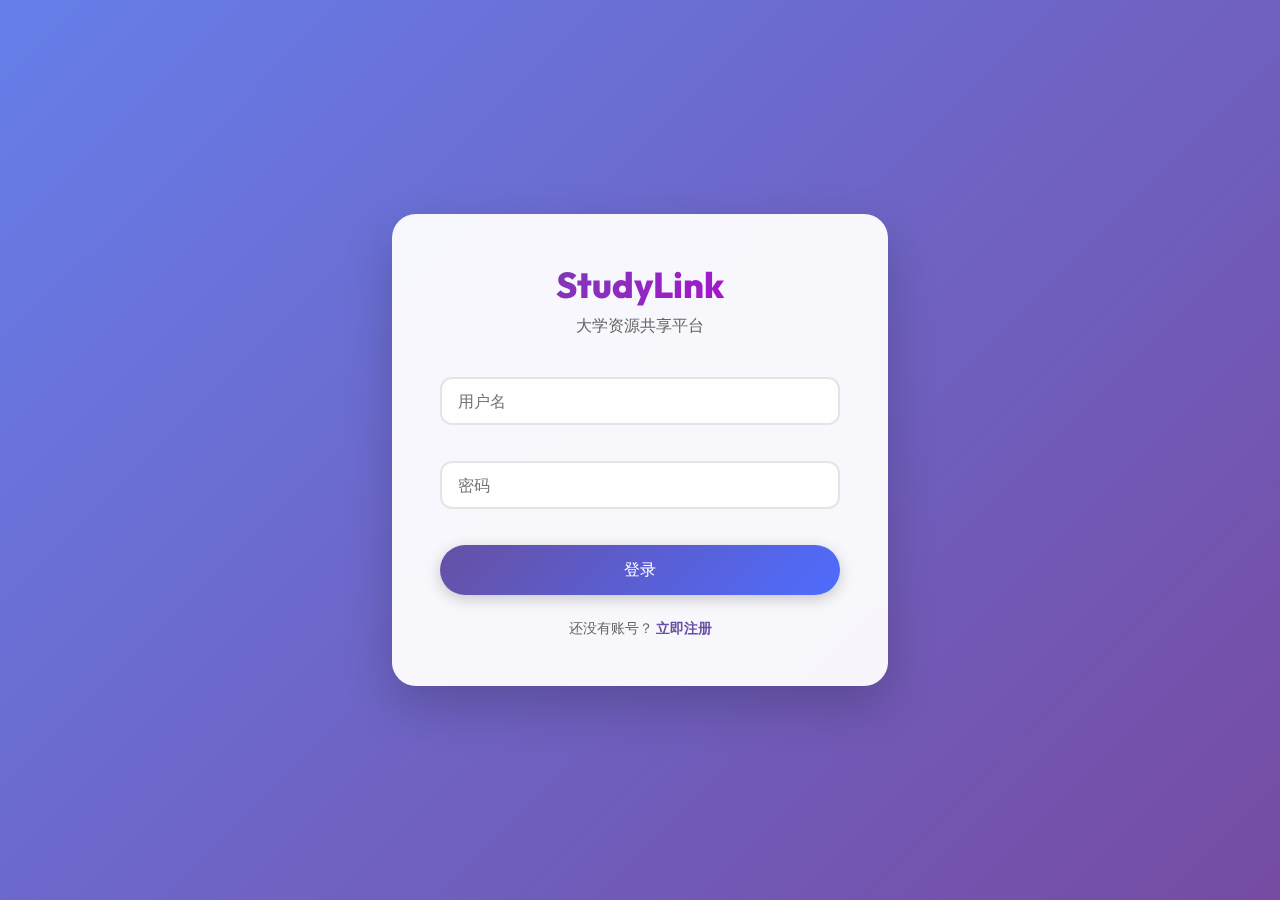
<file: src/main/webapp/index.html>
<!DOCTYPE html>
<html lang="en">
  <head>
    <meta charset="UTF-8" />
    <meta name="viewport" content="width=device-width, initial-scale=1.0" />
    <title>登录 - StudyLink</title>
    <link rel="stylesheet" href="css/variables.css" />
    <link rel="stylesheet" href="css/styles.css" />
    <script src="js/mock-data.js"></script>
    <style>
      body {
        display: flex;
        align-items: center;
        justify-content: center;
        min-height: 100vh;
        background: linear-gradient(135deg, #667eea 0%, #764ba2 100%);
      }

      .login-card {
        background: rgba(255, 255, 255, 0.95);
        backdrop-filter: blur(20px);
        padding: 48px;
        border-radius: 24px;
        box-shadow: 0 20px 50px rgba(0, 0, 0, 0.2);
        width: 100%;
        max-width: 400px;
        text-align: center;
      }

      .brand-title {
        font-size: 36px;
        font-weight: 800;
        margin-bottom: 8px;
        background: linear-gradient(
          135deg,
          var(--md-sys-color-primary),
          #bc00dd
        );
        -webkit-background-clip: text;
        background-clip: text;
        -webkit-text-fill-color: transparent;
      }

      .brand-subtitle {
        color: #666;
        font-size: 16px;
        margin-bottom: 40px;
      }

      .form-group {
        text-align: left;
        margin-bottom: 20px;
      }

      .footer-link {
        margin-top: 24px;
        font-size: 14px;
        color: #666;
      }

      .footer-link a {
        color: var(--md-sys-color-primary);
        text-decoration: none;
        font-weight: 600;
      }
    </style>
  </head>

  <body>
    <div class="login-card">
      <div class="brand-title">StudyLink</div>
      <div class="brand-subtitle">大学资源共享平台</div>

      <form
        action="auth/login"
        method="POST"
        onsubmit="return handleLocalLogin(event)"
      >
        <div class="form-group">
          <input
            type="text"
            name="username"
            id="username"
            class="md3-text-field"
            placeholder="用户名"
            required
          />
        </div>
        <div class="form-group">
          <input
            type="password"
            name="password"
            class="md3-text-field"
            placeholder="密码"
            required
          />
        </div>

        <button
          type="submit"
          class="md3-button-filled"
          style="width: 100%; padding: 14px; font-size: 16px"
        >
          登录
        </button>
      </form>

      <div class="footer-link">
        还没有账号？ <a href="register.html">立即注册</a>
      </div>
    </div>

    <script>
      function handleLocalLogin(e) {
        if (window.location.protocol === "file:") {
          e.preventDefault();
          const u = document.getElementById("username").value;
          const p = document.querySelector('input[type="password"]').value;
          
          // For local file testing, we'll try to guess or use a default, 
          // or ideally MockAPI should handle it. 
          // Since we removed the selector, let's try to login as STUDENT by default for local testing
          // or check if username contains 'admin' or 'teacher'.
          let role = "STUDENT";
          if (u.includes("admin")) role = "ADMIN";
          else if (u.includes("teacher")) role = "TEACHER";

          const res = MockAPI.login(u, p, role);
          if (res.success) {
            if (role === "ADMIN") window.location.href = "admin.html";
            else if (role === "TEACHER") window.location.href = "teacher.html";
            else window.location.href = "student.html";
          } else {
            alert("登录失败: " + res.message);
          }

          return false;
        }
        return true;
      }
    </script>
  </body>
</html>
</file>
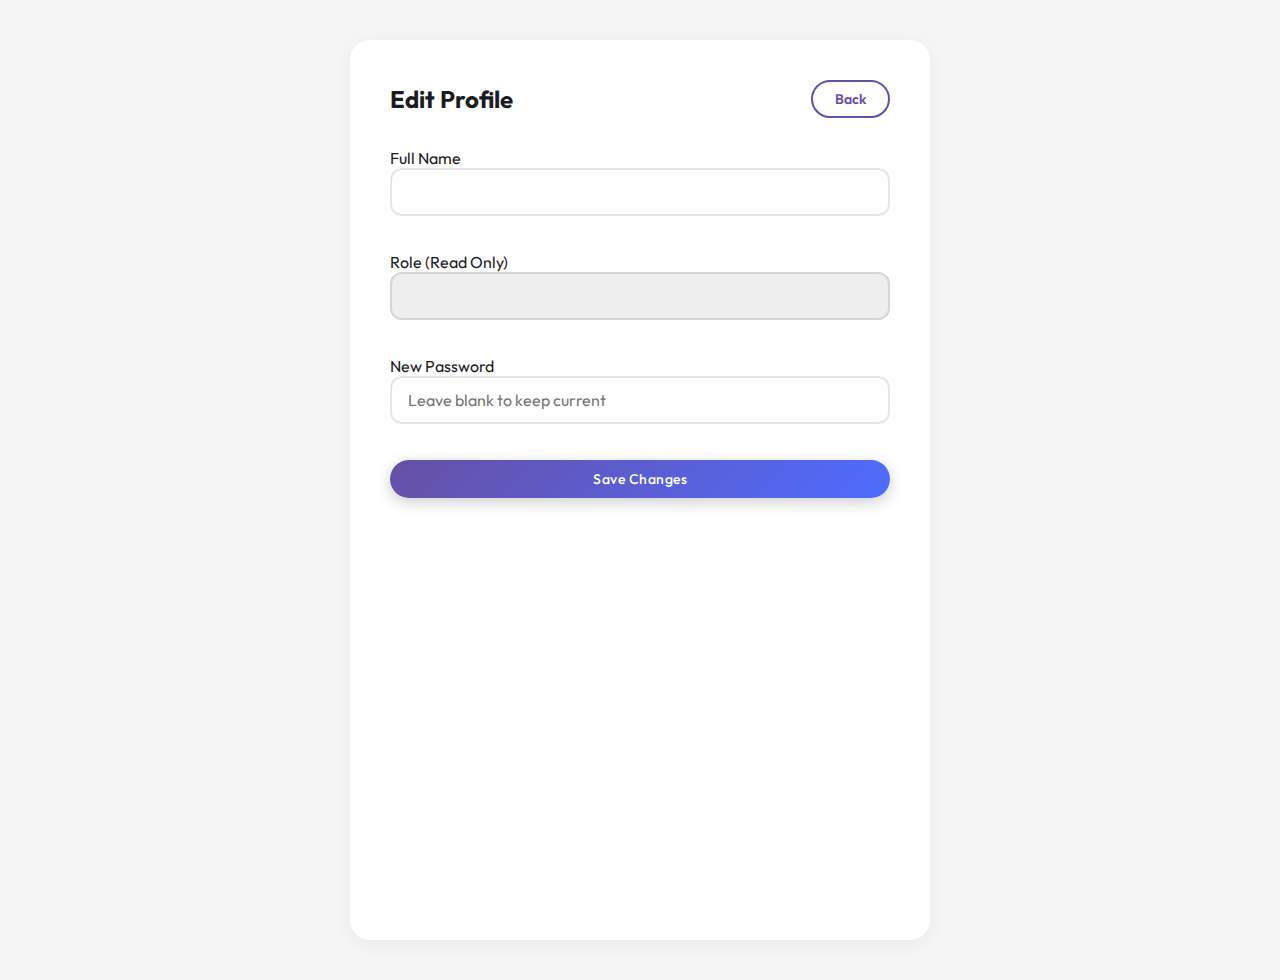
<file: src/main/webapp/profile.html>
<!DOCTYPE html>
<html lang="en">

<head>
    <meta charset="UTF-8">
    <meta name="viewport" content="width=device-width, initial-scale=1.0">
    <title>My Profile - StudyLink</title>
    <link rel="stylesheet" href="css/variables.css">
    <link rel="stylesheet" href="css/styles.css">
    <script src="js/mock-data.js"></script>
    <style>
        body {
            padding: 40px;
            background: #f5f5f5;
            justify-content: center;
            display: flex;
        }

        .card {
            background: white;
            padding: 40px;
            border-radius: 20px;
            width: 100%;
            max-width: 500px;
            box-shadow: 0 4px 20px rgba(0, 0, 0, 0.05);
        }
    </style>
</head>

<body>
    <div class="card">
        <div style="display:flex; justify-content:space-between; align-items:center; margin-bottom:30px;">
            <h2 style="margin:0;">Edit Profile</h2>
            <button class="md3-button-outlined" onclick="history.back()">Back</button>
        </div>

        <form action="profile/update" method="POST" onsubmit="return handleUpdate(event)">
            <div style="margin-bottom:20px;">
                <label>Full Name</label>
                <input type="text" id="fullName" name="fullName" class="md3-text-field" required>
            </div>
            <div style="margin-bottom:20px;">
                <label>Role (Read Only)</label>
                <input type="text" id="role" class="md3-text-field" disabled style="background:#eee;">
            </div>
            <div style="margin-bottom:20px;">
                <label>New Password</label>
                <input type="password" id="password" name="password" class="md3-text-field"
                    placeholder="Leave blank to keep current">
            </div>

            <button type="submit" class="md3-button-filled" style="width:100%;">Save Changes</button>
        </form>
    </div>

    <script>
        const user = MockAPI.getCurrentUser();
        if (user) {
            document.getElementById('fullName').value = user.fullName;
            document.getElementById('role').value = user.role;
        } else {
            // alert('Not logged in');
            // window.location.href = 'index.html';
        }

        function handleUpdate(e) {
            if (window.location.protocol === 'file:') {
                e.preventDefault();
                user.fullName = document.getElementById('fullName').value;
                const pass = document.getElementById('password').value;
                if (pass) user.password = pass;

                MockAPI.updateUser(user);
                alert('Profile Updated Successfully!');
                return false;
            }
            return true;
        }
    </script>
</body>

</html>
</file>
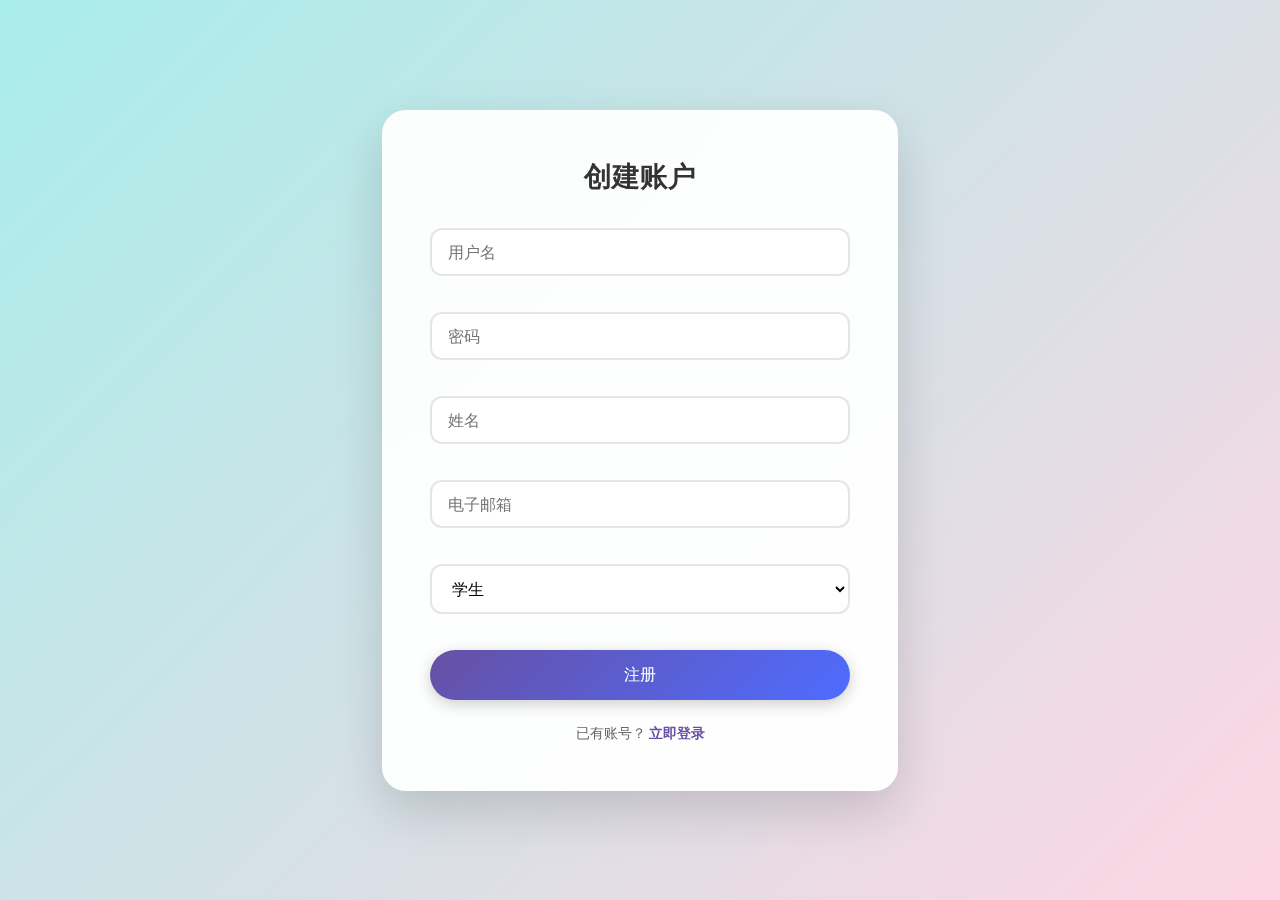
<file: src/main/webapp/register.html>
<!DOCTYPE html>
<html lang="en">

<head>
    <meta charset="UTF-8">
    <meta name="viewport" content="width=device-width, initial-scale=1.0">
    <title>注册 - StudyLink</title>
    <link rel="stylesheet" href="css/variables.css">
    <link rel="stylesheet" href="css/styles.css">
    <script src="js/mock-data.js"></script>
    <style>
        body {
            display: flex;
            align-items: center;
            justify-content: center;
            min-height: 100vh;
            background: linear-gradient(135deg, #a8edea 0%, #fed6e3 100%);
            /* Softer pastel gradient for register */
        }

        .login-card {
            background: rgba(255, 255, 255, 0.95);
            backdrop-filter: blur(20px);
            padding: 48px;
            border-radius: 24px;
            box-shadow: 0 20px 50px rgba(0, 0, 0, 0.15);
            width: 100%;
            max-width: 420px;
            text-align: center;
        }

        .brand-title {
            font-size: 28px;
            font-weight: 700;
            margin-bottom: 32px;
            color: #333;
        }

        .form-group {
            text-align: left;
            margin-bottom: 20px;
        }

        .footer-link {
            margin-top: 24px;
            font-size: 14px;
            color: #666;
        }

        .footer-link a {
            color: var(--md-sys-color-primary);
            text-decoration: none;
            font-weight: 600;
        }
    </style>
</head>

<body>
    <div class="login-card">
        <div class="brand-title">创建账户</div>

        <form action="auth/register" method="POST" onsubmit="return handleLocalRegister(event)">
            <div class="form-group">
                <input type="text" name="username" class="md3-text-field" placeholder="用户名" required>
            </div>
            <div class="form-group">
                <input type="password" name="password" class="md3-text-field" placeholder="密码" required>
            </div>
            <div class="form-group">
                <input type="text" name="fullName" class="md3-text-field" placeholder="姓名" required>
            </div>
            <div class="form-group">
                <input type="email" name="email" class="md3-text-field" placeholder="电子邮箱" required>
            </div>
            <div class="form-group">
                <select name="role" class="md3-text-field">
                    <option value="STUDENT">学生</option>
                    <option value="TEACHER">教师</option>
                </select>
            </div>
            <button type="submit" class="md3-button-filled"
                style="width: 100%; padding: 14px; font-size: 16px;">注册</button>
        </form>

        <div class="footer-link">
            已有账号？ <a href="index.html">立即登录</a>
        </div>
    </div>

    <script>
        function handleLocalRegister(e) {
            if (window.location.protocol === 'file:') {
                e.preventDefault();
                const form = e.target;
                const user = {
                    username: form.username.value,
                    password: form.password.value,
                    fullName: form.fullName.value,
                    email: form.email.value,
                    role: form.role.value
                };

                const res = MockAPI.register(user);
                if (res.success) {
                    alert('注册成功！请登录。');
                    window.location.href = 'index.html';
                } else {
                    alert('注册失败: ' + res.message);
                }
                return false;
            }
            return true;
        }
    </script>
</body>

</html>
</file>
<file: src/main/webapp/css/variables.css>
:root {
    /* MD3 Color Tokens - Purple/Blue Theme */
    --md-sys-color-primary: #6750A4;
    --md-sys-color-on-primary: #FFFFFF;
    --md-sys-color-primary-container: #EADDFF;
    --md-sys-color-on-primary-container: #21005D;

    --md-sys-color-secondary: #625B71;
    --md-sys-color-on-secondary: #FFFFFF;
    --md-sys-color-secondary-container: #E8DEF8;
    --md-sys-color-on-secondary-container: #1D192B;

    --md-sys-color-tertiary: #7D5260;
    --md-sys-color-on-tertiary: #FFFFFF;
    --md-sys-color-tertiary-container: #FFD8E4;
    --md-sys-color-on-tertiary-container: #31111D;

    --md-sys-color-error: #B3261E;
    --md-sys-color-on-error: #FFFFFF;
    --md-sys-color-error-container: #F9DEDC;
    --md-sys-color-on-error-container: #410E0B;

    --md-sys-color-background: #FFFBFE;
    --md-sys-color-on-background: #1C1B1F;
    --md-sys-color-surface: #FFFBFE;
    --md-sys-color-on-surface: #1C1B1F;
    
    --md-sys-color-surface-variant: #E7E0EC;
    --md-sys-color-on-surface-variant: #49454F;
    --md-sys-color-outline: #79747E;

    /* Elevations / Shadows */
    --md-sys-elevation-level1: 0px 1px 2px rgba(0, 0, 0, 0.3), 0px 1px 3px 1px rgba(0, 0, 0, 0.15);
    --md-sys-elevation-level2: 0px 1px 2px rgba(0, 0, 0, 0.3), 0px 2px 6px 2px rgba(0, 0, 0, 0.15);
    --md-sys-elevation-level3: 0px 1px 3px rgba(0, 0, 0, 0.3), 0px 4px 8px 3px rgba(0, 0, 0, 0.15);

    /* Typography */
    --md-sys-typescale-display-large-font: 'Roboto', sans-serif;
    --md-sys-typescale-display-large-size: 57px;
    --md-sys-typescale-display-large-weight: 400;

    --md-sys-typescale-headline-medium-font: 'Roboto', sans-serif;
    --md-sys-typescale-headline-medium-size: 28px;
    --md-sys-typescale-headline-medium-weight: 400;

    --md-sys-typescale-body-large-font: 'Roboto', sans-serif;
    --md-sys-typescale-body-large-size: 16px;
    --md-sys-typescale-body-large-weight: 400;

    --md-sys-shape-corner-small: 4px;
    --md-sys-shape-corner-medium: 12px;
    --md-sys-shape-corner-large: 16px;
    --md-sys-shape-corner-extra-large: 28px;
}

body {
    background-color: var(--md-sys-color-background);
    color: var(--md-sys-color-on-background);
    font-family: var(--md-sys-typescale-body-large-font);
    font-size: var(--md-sys-typescale-body-large-size);
    margin: 0;
    padding: 0;
}
</file>
<file: src/main/webapp/css/styles.css>
/* Google Fonts */
@import url('https://fonts.googleapis.com/css2?family=Outfit:wght@300;400;500;700&display=swap');

:root {
    --md-font-family: 'Outfit', sans-serif;
}

body {
    font-family: var(--md-font-family);
    margin: 0;
    padding: 0;
    background: linear-gradient(135deg, #f5f7fa 0%, #c3cfe2 100%);
    background-attachment: fixed;
    color: var(--md-sys-color-on-background);
    min-height: 100vh;
}

/* Glassmorphism Utilities */
.glass-panel {
    background: rgba(255, 255, 255, 0.7);
    backdrop-filter: blur(12px);
    -webkit-backdrop-filter: blur(12px);
    border: 1px solid rgba(255, 255, 255, 0.5);
    box-shadow: 0 8px 32px 0 rgba(31, 38, 135, 0.15);
}

/* MD3 Cards with Premium Feel */
.md3-card {
    background: rgba(255, 255, 255, 0.85);
    /* Slightly more opaque for content */
    border-radius: 20px;
    padding: 24px;
    box-shadow: 0 4px 20px rgba(0, 0, 0, 0.05);
    /* Soft shadow */
    transition: transform 0.3s ease, box-shadow 0.3s ease;
    border: 1px solid rgba(255, 255, 255, 0.6);
}

.md3-card:hover {
    transform: translateY(-5px);
    box-shadow: 0 10px 25px rgba(0, 0, 0, 0.1);
}

/* Buttons */
.md3-button-filled {
    background: linear-gradient(135deg, var(--md-sys-color-primary), #4e6cff);
    /* Gradient primary */
    color: var(--md-sys-color-on-primary);
    border: none;
    padding: 10px 24px;
    border-radius: 100px;
    font-family: var(--md-font-family);
    font-weight: 500;
    font-size: 14px;
    cursor: pointer;
    box-shadow: 0 4px 15px rgba(0, 0, 0, 0.2);
    transition: all 0.2s ease;
    letter-spacing: 0.5px;
}

.md3-button-filled:hover {
    box-shadow: 0 6px 20px rgba(0, 0, 0, 0.3);
    transform: translateY(-1px);
    filter: brightness(110%);
}

.md3-button-filled:active {
    transform: translateY(1px);
    box-shadow: 0 2px 10px rgba(0, 0, 0, 0.2);
}

.md3-button-outlined {
    background: transparent;
    color: var(--md-sys-color-primary);
    border: 2px solid var(--md-sys-color-primary);
    padding: 8px 22px;
    border-radius: 100px;
    font-family: var(--md-font-family);
    font-weight: 600;
    font-size: 14px;
    cursor: pointer;
    transition: all 0.2s;
}

.md3-button-outlined:hover {
    background: rgba(var(--md-sys-color-primary-rgb), 0.08);
    /* Needs RGB var or simple opacity */
    background: rgba(103, 80, 164, 0.1);
    /* Fallback to approx primary color */
}

/* Inputs */
.md3-text-field {
    width: 100%;
    padding: 12px 16px;
    border-radius: 12px;
    border: 2px solid rgba(0, 0, 0, 0.1);
    background: rgba(255, 255, 255, 0.9);
    font-family: var(--md-font-family);
    font-size: 16px;
    transition: border-color 0.2s, background 0.2s;
    box-sizing: border-box;
    margin-bottom: 16px;
}

.md3-text-field:focus {
    outline: none;
    border-color: var(--md-sys-color-primary);
    background: #fff;
    box-shadow: 0 0 0 4px rgba(103, 80, 164, 0.1);
}

/* Animations */
@keyframes fadeIn {
    from {
        opacity: 0;
        transform: translateY(20px);
    }

    to {
        opacity: 1;
        transform: translateY(0);
    }
}

.animate-entry {
    animation: fadeIn 0.5s ease-out forwards;
}
</file>
